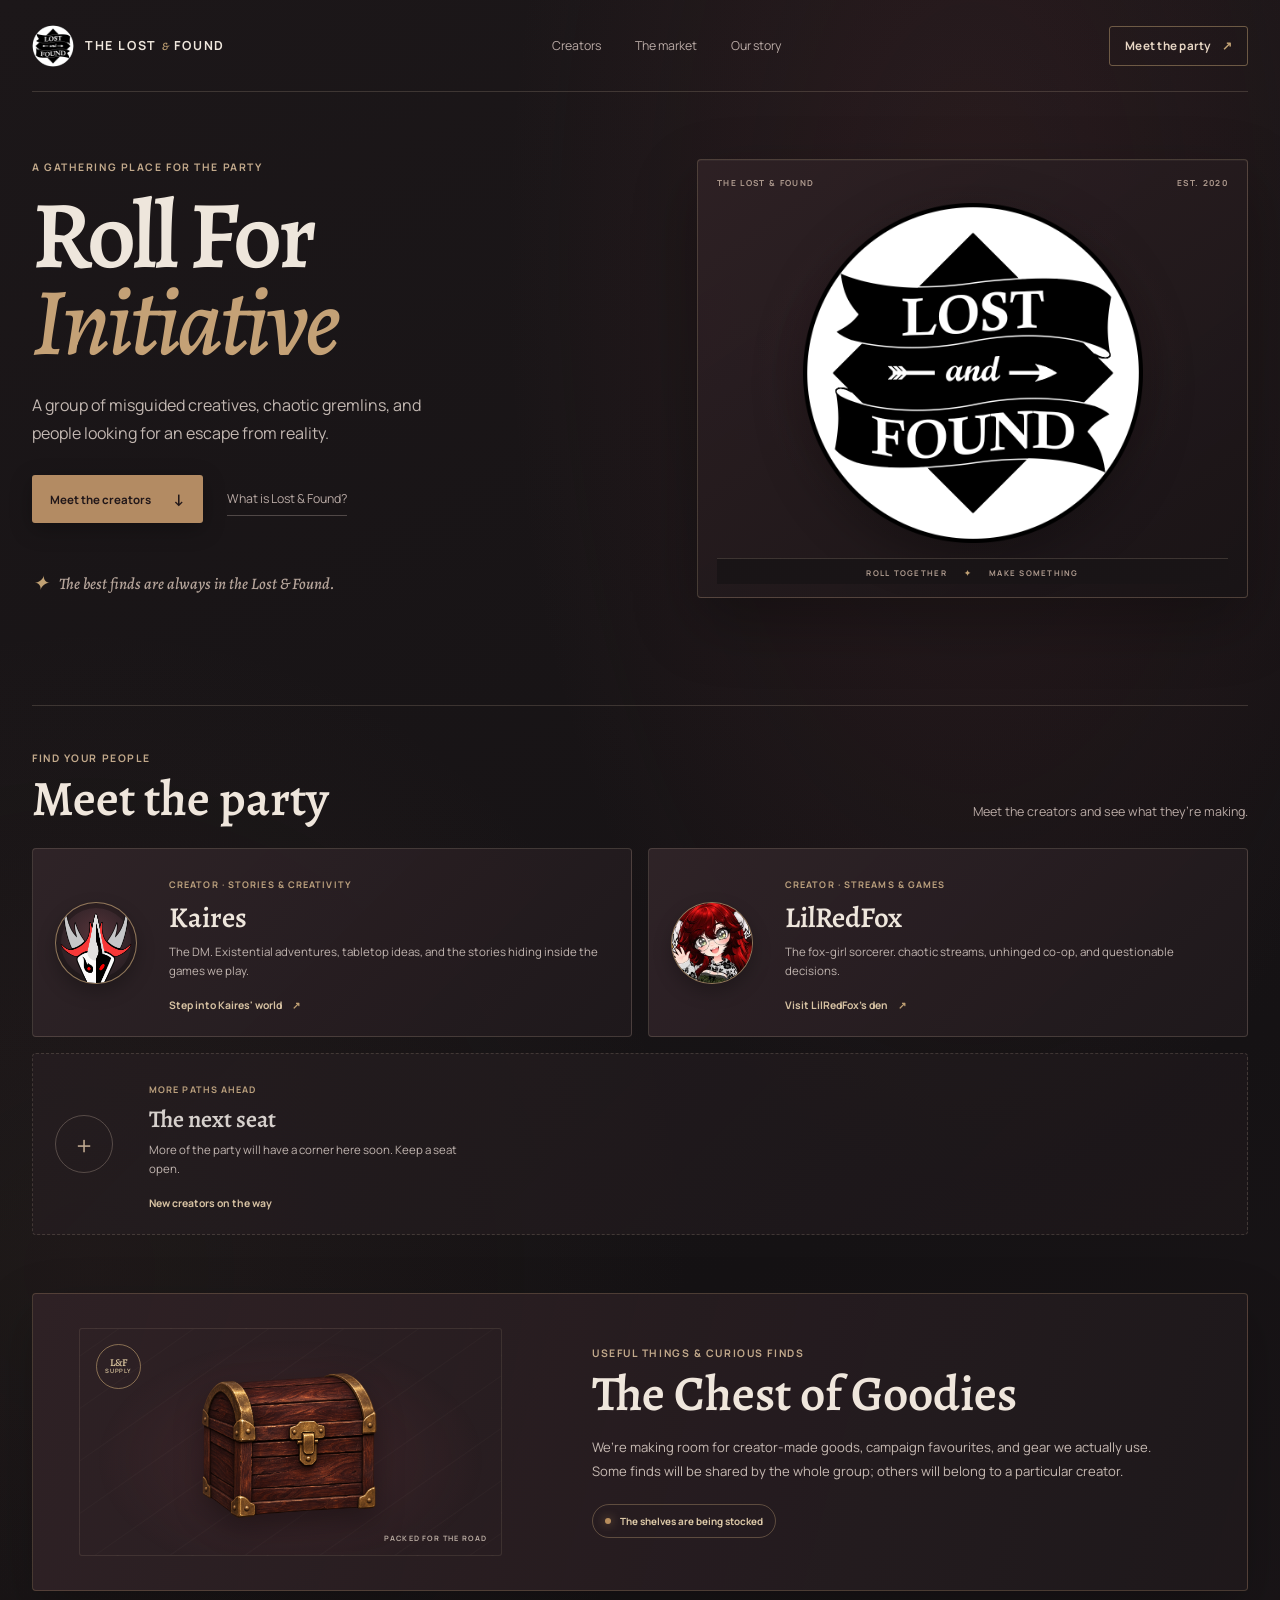
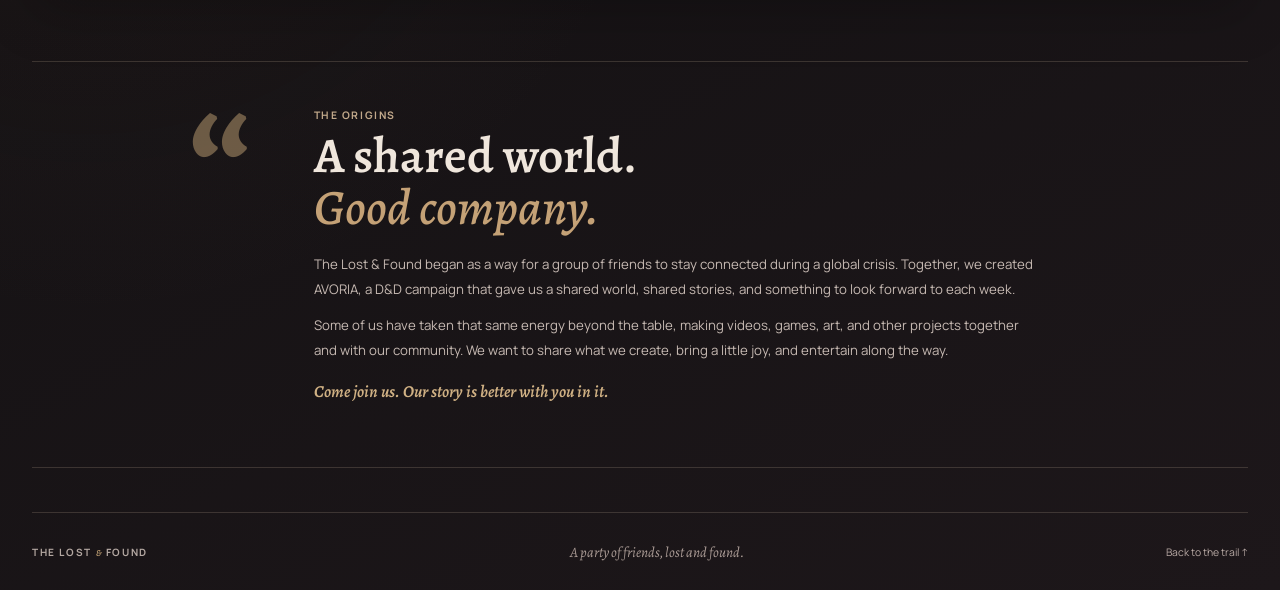
<file: Lost-n-Found-landingpage/index.html>
<!doctype html>
<html lang="en">
<head>
  <meta charset="utf-8">
  <meta name="viewport" content="width=device-width, initial-scale=1">
  <meta name="theme-color" content="#191416">
  <meta name="description" content="The Lost and Found is a home for friends, creators, shared adventures, and the things we make along the way.">
  <title>The Lost and Found — A home for the party</title>
  <link rel="preconnect" href="https://fonts.googleapis.com">
  <link rel="preconnect" href="https://fonts.gstatic.com" crossorigin>
  <link href="https://fonts.googleapis.com/css2?family=Alegreya:wght@500;600;700&family=Manrope:wght@400;500;600;700&display=swap" rel="stylesheet">
  <link rel="stylesheet" href="styles.css">
</head>
<body>
  <header class="site-header">
    <a class="brand" href="#top" aria-label="The Lost and Found home">
      <img src="assets/lost-and-found-badge.png" alt="">
      <span>THE LOST <i>&amp;</i> FOUND</span>
    </a>
    <nav aria-label="Main navigation">
      <a href="#creators">Creators</a>
      <a href="#market">The market</a>
      <a href="#about">Our story</a>
    </nav>
    <a class="header-cta" href="#creators">Meet the party <span aria-hidden="true">↗</span></a>
  </header>

  <main id="top">
    <section class="hero" aria-labelledby="hero-title">
      <div class="hero-copy">
        <p class="eyebrow">A gathering place for the party</p>
        <h1 id="hero-title">Roll For<br><em>Initiative</em></h1>
        <p class="hero-intro">A group of misguided creatives, chaotic gremlins, and people looking for an escape from reality.</p>
        <div class="hero-actions">
          <a class="button button-primary" href="#creators">Meet the creators <span aria-hidden="true">↓</span></a>
          <a class="text-link" href="#about">What is Lost &amp; Found?</a>
        </div>
        <div class="hero-note"><span class="note-mark">✦</span><span>The best finds are always in the Lost &amp; Found.</span></div>
      </div>
      <div class="emblem-panel" aria-label="The Lost and Found emblem">
        <div class="emblem-topline"><span>THE LOST &amp; FOUND</span><span>EST. 2020</span></div>
        <div class="emblem-setting">
          <img class="guild-logo" src="assets/lost-and-found-badge.png" alt="The Lost and Found badge">
        </div>
        <div class="emblem-caption"><span>ROLL TOGETHER</span><span aria-hidden="true">✦</span><span>MAKE SOMETHING</span></div>
      </div>
    </section>

    <section class="creators section-block" id="creators" aria-labelledby="creators-title">
      <div class="section-heading">
        <div><p class="eyebrow">Find your people</p><h2 id="creators-title">Meet the party</h2></div>
        <p>Meet the creators and see what they’re making.</p>
      </div>
      <div class="creator-grid">
        <a class="creator-card kaires-card" href="/Kaires/">
          <div class="creator-avatar" aria-hidden="true"><img class="kaires-pfp" src="assets/kaires-logo.png" alt=""></div>
          <div class="creator-copy"><span class="card-kicker">Creator · Stories &amp; Creativity</span><h3>Kaires</h3><p>The DM. Existential adventures, tabletop ideas, and the stories hiding inside the games we play.</p><span class="card-link">Step into Kaires' world <b aria-hidden="true">↗</b></span></div>
        </a>
        <a class="creator-card lilredfox-card" href="/LilRedFox/">
          <div class="creator-avatar" aria-hidden="true"><img class="lilredfox-pfp" src="assets/lilredfox-happy.webp" alt=""></div>
          <div class="creator-copy"><span class="card-kicker">Creator · Streams &amp; Games</span><h3>LilRedFox</h3><p>The fox-girl sorcerer. chaotic streams, unhinged co-op, and questionable decisions.</p><span class="card-link">Visit LilRedFox's den <b aria-hidden="true">↗</b></span></div>
        </a>
        <div class="creator-card soon-card" aria-label="More creators joining soon">
          <div class="soon-symbol" aria-hidden="true">＋</div>
          <div class="creator-copy"><span class="card-kicker">More paths ahead</span><h3>The next seat</h3><p>More of the party will have a corner here soon. Keep a seat open.</p><span class="card-link">New creators on the way</span></div>
        </div>
      </div>
    </section>

    <section class="market section-block" id="market" aria-labelledby="market-title">
      <div class="market-art" aria-hidden="true">
        <div class="market-stamp">L&amp;F<br><small>SUPPLY</small></div>
        <img class="market-chest" src="assets/fantasy-chest.png" alt="">
        <span class="market-art-caption">PACKED FOR THE ROAD</span>
      </div>
      <div class="market-copy"><p class="eyebrow">Useful things &amp; curious finds</p><h2 id="market-title">The Chest of Goodies</h2><p>We’re making room for creator-made goods, campaign favourites, and gear we actually use. Some finds will be shared by the whole group; others will belong to a particular creator.</p><span class="coming-pill"><span></span> The shelves are being stocked</span></div>
    </section>

    <section class="about section-block" id="about" aria-labelledby="about-title">
      <div class="about-mark" aria-hidden="true">“</div>
      <div class="about-copy"><p class="eyebrow">The origins</p><h2 id="about-title">A shared world.<br><em>Good company.</em></h2><p>The Lost &amp; Found began as a way for a group of friends to stay connected during a global crisis. Together, we created AVORIA, a D&amp;D campaign that gave us a shared world, shared stories, and something to look forward to each week.</p><p>Some of us have taken that same energy beyond the table, making videos, games, art, and other projects together and with our community. We want to share what we create, bring a little joy, and entertain along the way.</p><p class="about-signoff">Come join us. Our story is better with you in it.</p></div>
    </section>
  </main>

  <footer class="site-footer"><a class="footer-brand" href="#top">THE LOST <i>&amp;</i> FOUND</a><span>A party of friends, lost and found.</span><a href="#top" class="back-top">Back to the trail ↑</a></footer>
</body>
</html>
</file>
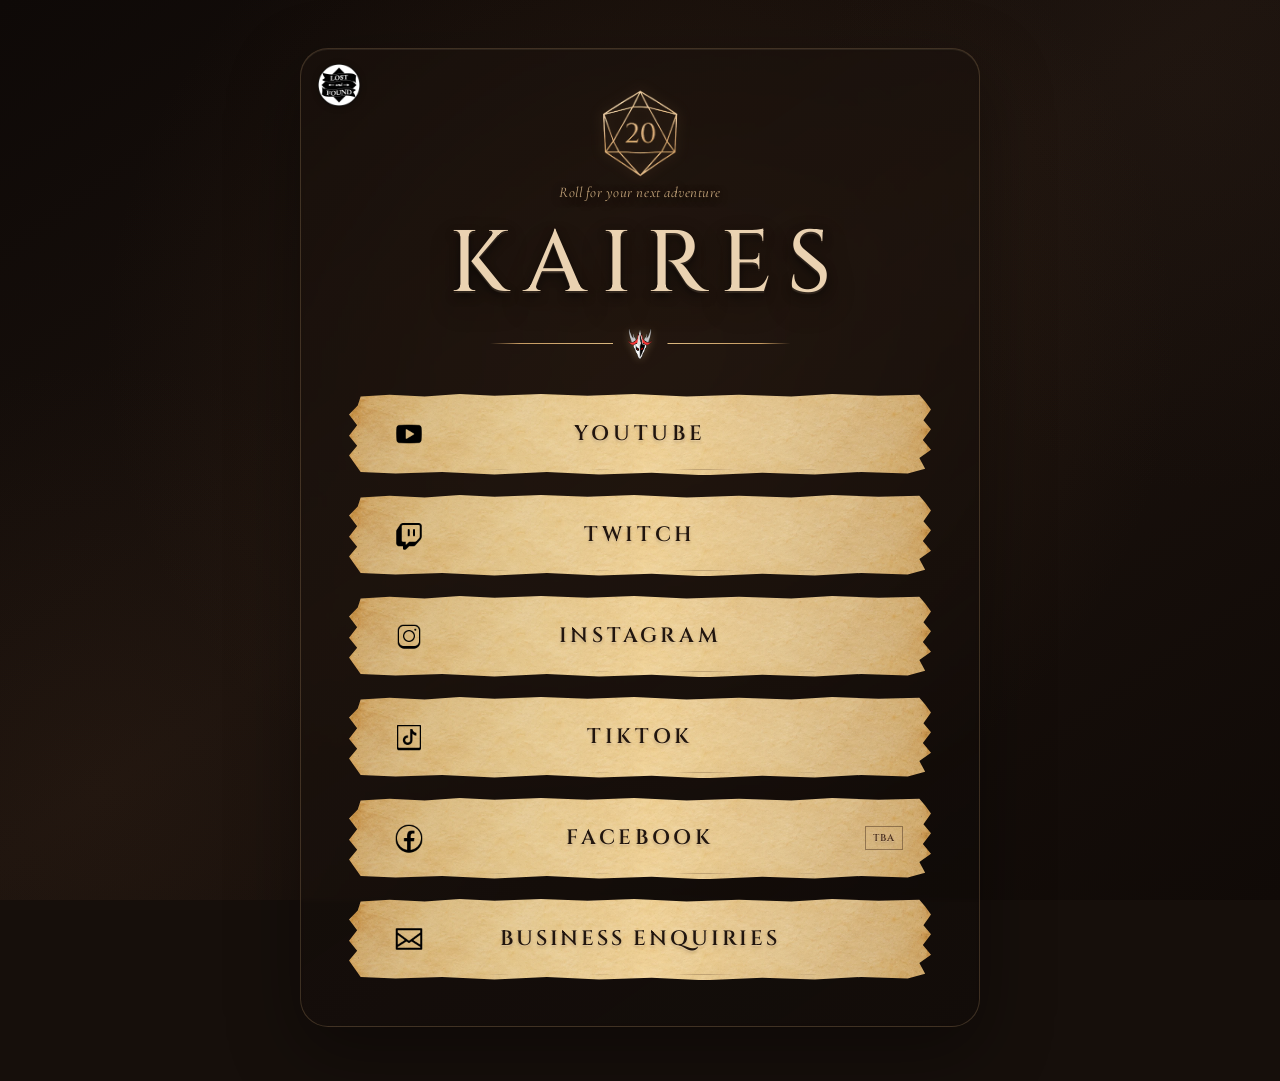
<file: Lost-n-Found-landingpage/Kaires/index.html>
<!doctype html>
<html lang="en">
<head>
  <meta charset="utf-8">
  <meta name="viewport" content="width=device-width, initial-scale=1">
  <meta name="theme-color" content="#17110d">
  <meta name="description" content="Find Kaires around the web: stories, short videos, art, and live streams.">
  <title>Kaires — Links from the Study</title>
  <link rel="preconnect" href="https://fonts.googleapis.com">
  <link rel="preconnect" href="https://fonts.gstatic.com" crossorigin>
  <link href="https://fonts.googleapis.com/css2?family=Cinzel:wght@500;600;700&family=Cormorant+Garamond:wght@400;500;600;700&display=swap" rel="stylesheet">
  <link rel="icon" href="/favicon.ico" sizes="any">
  <link rel="icon" type="image/png" sizes="16x16" href="/favicon-16x16.png">
  <link rel="icon" type="image/png" sizes="32x32" href="/favicon-32x32.png">
  <link rel="apple-touch-icon" href="/apple-touch-icon.png">
  <link rel="manifest" href="/site.webmanifest">
  <link rel="stylesheet" href="styles.css?v=20261108-icons2">
</head>
<body>
  <div class="mannequin-watches" aria-hidden="true">
    <div class="mannequin-watch mannequin-watch-left">
      <img src="assets/pose-thinking-1.png" alt="">
      <img src="assets/pose-reading-1.png" alt="">
      <img src="assets/pose-idea.png" alt="">
      <img src="assets/pose-phone.png" alt="">
      <img src="assets/pose-blank.png" alt="">
    </div>
    <div class="mannequin-watch mannequin-watch-right">
      <img src="assets/pose-thinking-2.png" alt="">
      <img src="assets/pose-reading-2.png" alt="">
      <img src="assets/pose-heroic.png" alt="">
      <img src="assets/pose-reading-3.png" alt="">
      <img src="assets/pose-gune.png" alt="">
    </div>
  </div>
  <main class="page">
    <section class="links" aria-labelledby="site-title">
      <a class="home-mark" href="../" aria-label="Return to The Lost and Found home"><img src="assets/LF-Badge.png" alt="The Lost and Found"></a>
      <button class="die" id="rollDie" type="button" aria-label="Roll a twenty-sided die">
        <span class="die-face" id="dieFace" aria-hidden="true"></span>
        <span class="sr-only" id="dieResult" aria-live="polite">20</span>
      </button>
      <p class="roll-message" id="rollMessage" aria-live="polite">Roll for your next adventure</p>

      <h1 id="site-title">KAIRES</h1>
      <div class="brand-mark" aria-label="Kaires mask emblem"><span></span><img src="assets/kaires-logo.png" alt="Kaires's masked emblem"><span></span></div>

      <nav class="social-links" aria-label="Kaires social links">
        <a class="social-link" href="https://www.youtube.com/@Kaires_">
          <span class="social-icon youtube-icon" aria-hidden="true"><img src="assets/social-youtube.png" alt=""></span><span>YouTube</span><span class="link-arrow" aria-hidden="true">↗</span>
        </a>
        <a class="social-link" href="https://www.twitch.tv/Kaires__">
          <span class="social-icon twitch-icon" aria-hidden="true"><img src="assets/social-twitch.png" alt=""></span><span>Twitch</span><span class="link-arrow" aria-hidden="true">↗</span>
        </a>
        <a class="social-link" href="https://www.instagram.com/kaires.shadow">
          <span class="social-icon instagram-icon" aria-hidden="true"><img src="assets/social-instagram.png" alt=""></span><span>Instagram</span><span class="link-arrow" aria-hidden="true">↗</span>
        </a>
        <a class="social-link" href="https://www.tiktok.com/@kaires_shadow">
          <span class="social-icon tiktok-icon" aria-hidden="true"><img src="assets/social-tiktok.png" alt=""></span><span>TikTok</span><span class="link-arrow" aria-hidden="true">↗</span>
        </a>
        <button class="social-link facebook-link" type="button" disabled aria-label="Facebook coming soon">
          <span class="social-icon facebook-icon" aria-hidden="true"><img src="assets/social-facebook.png" alt=""></span><span>Facebook</span><span class="coming-soon">TBA</span>
        </button>
        <a class="social-link email-link" href="mailto:Kaires@lost-n-found.net?subject=Business%20enquiry" aria-label="Business enquiries by email to Kaires at Kaires@lost-n-found.net">
          <span class="social-icon email-icon" aria-hidden="true"><img src="assets/icons8-email-96.png" alt=""></span><span>Business enquiries</span><span class="link-arrow" aria-hidden="true">↗</span>
        </a>
      </nav>
    </section>
  </main>

  <output class="sr-only" id="pageStatus" aria-live="polite"></output>
  <script src="script.js" defer></script>
</body>
</html>
</file>
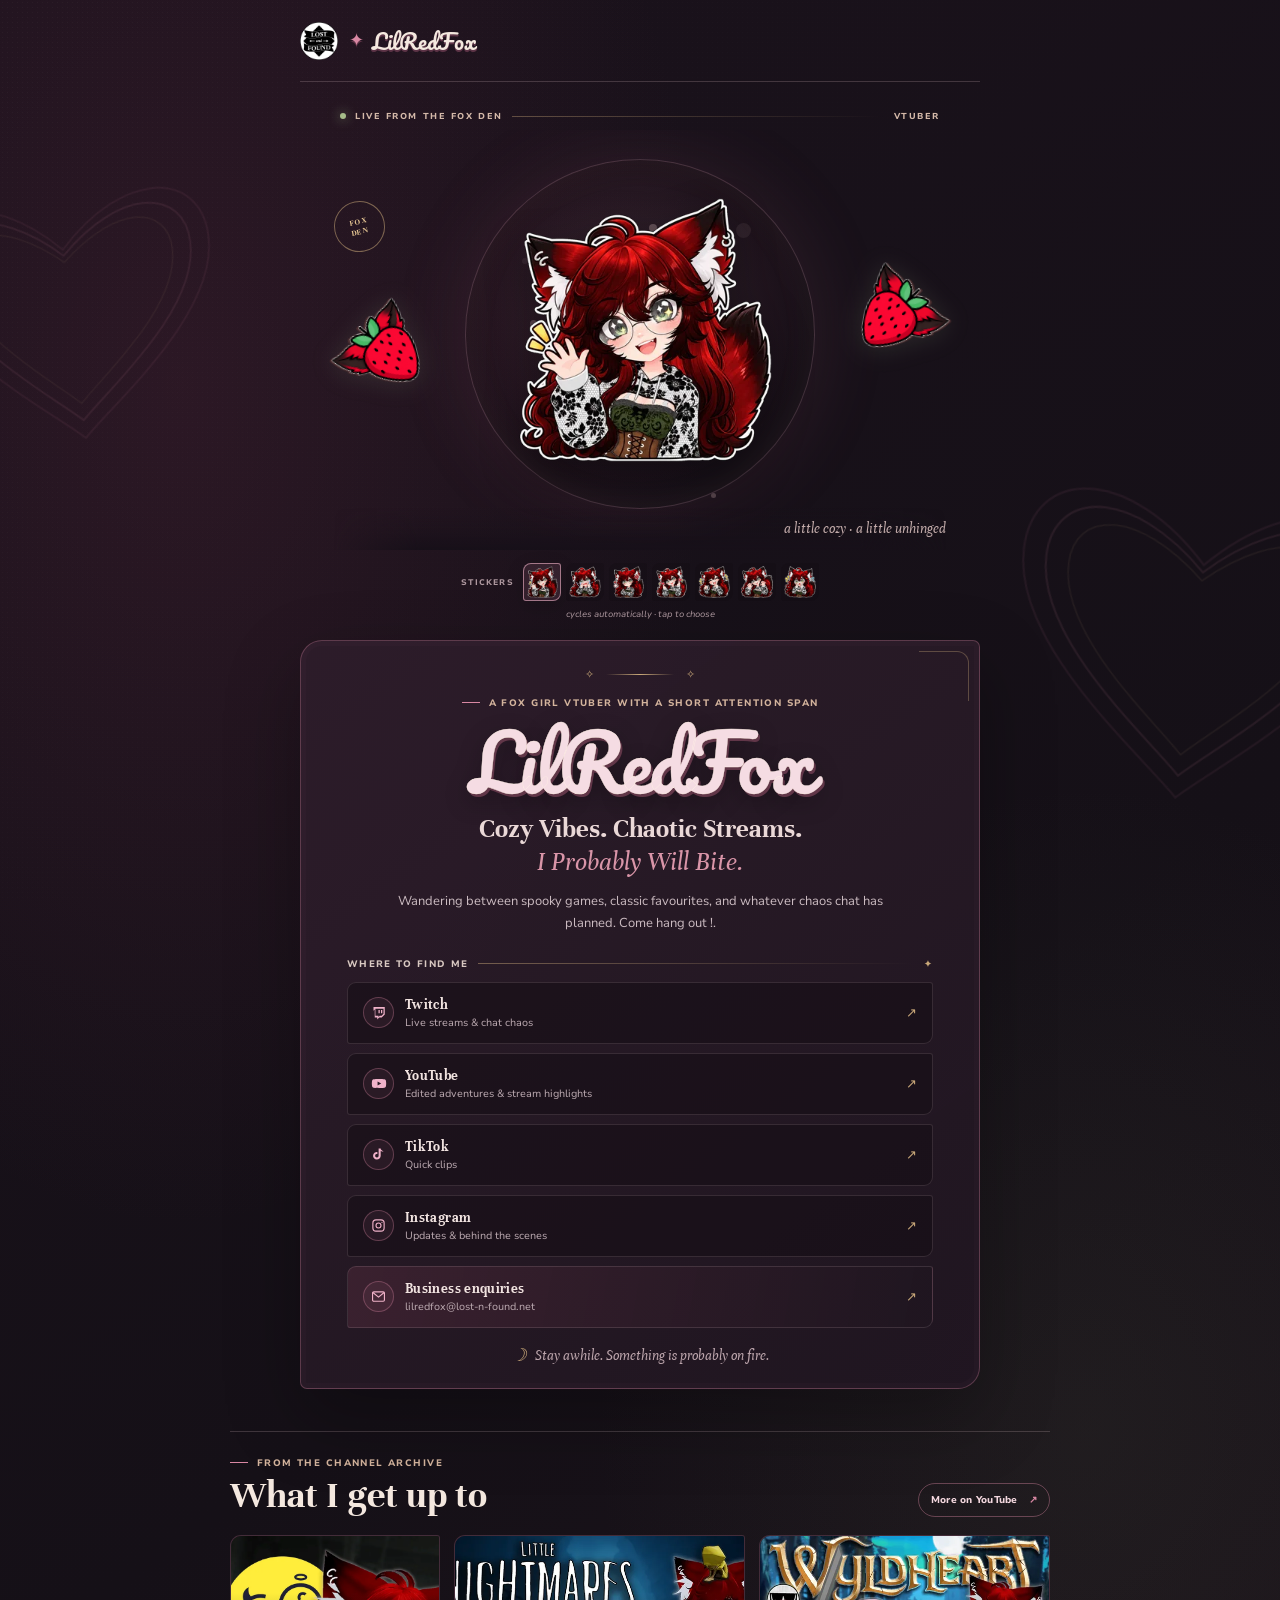
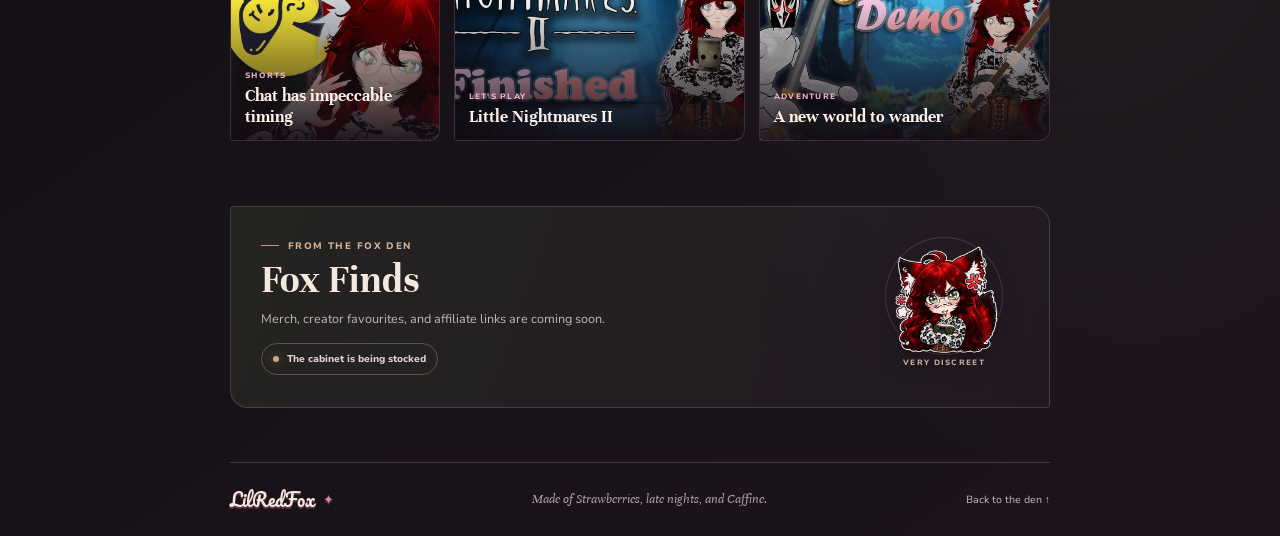
<file: Lost-n-Found-landingpage/LilRedFox/index.html>
<!doctype html>
<html lang="en">
<head>
  <meta charset="utf-8">
  <meta name="viewport" content="width=device-width, initial-scale=1">
  <meta name="theme-color" content="#191118">
  <meta name="description" content="Find LilRedFox around the web: live streams, videos, short clips, and business enquiries.">
  <title>LilRedFox — The Fox Den</title>
  <link rel="preconnect" href="https://fonts.googleapis.com">
  <link rel="preconnect" href="https://fonts.gstatic.com" crossorigin>
  <link href="https://fonts.googleapis.com/css2?family=Nunito+Sans:wght@400;500;600;700;800&family=Pacifico&family=Unna:ital,wght@0,400;0,700;1,400;1,700&display=swap" rel="stylesheet">
  <link rel="stylesheet" href="styles.css">
</head>
<body>
  <div class="ambient ambient-one" aria-hidden="true"></div>
  <div class="ambient ambient-two" aria-hidden="true"></div>
  <header class="site-header">
    <div class="header-brand">
      <a class="hub-link" href="https://lost-n-found.net/" aria-label="Return to the Lost &amp; Found home page"><img src="assets/lost-and-found-badge.png" alt="Lost &amp; Found logo"></a>
      <a class="wordmark" href="#top" aria-label="LilRedFox home"><span class="fox-spark" aria-hidden="true">✦</span><span>LilRedFox</span></a>
    </div>
    <nav aria-label="Main navigation">
      <a href="#socials">Find me</a>
      <a href="#highlights">Highlights</a>
      <a href="#finds">Fox finds</a>
    </nav>
    <a class="header-cta" href="#socials">Follow the trail <span aria-hidden="true">↗</span></a>
  </header>

  <main id="top">
    <section class="hero" aria-labelledby="hero-title">
      <div class="portrait-column">
        <div class="portrait-label"><span class="label-dot"></span> LIVE FROM THE FOX DEN <span class="label-rule"></span> VTUBER</div>
        <div class="portrait-stage">
          <div class="moon-disc" aria-hidden="true"></div>
          <div class="fern fern-left" aria-hidden="true"><img src="assets/fox-berry.png" alt=""></div>
          <div class="fern fern-right" aria-hidden="true"><img src="assets/fox-berry.png" alt=""></div>
          <img id="hero-sticker" class="hero-sticker" src="assets/stickers/happy.webp" alt="LilRedFox sticker: happy">
          <span class="stage-stamp" aria-hidden="true">FOX<br>DEN</span>
          <span class="stage-note">a little cozy · a little unhinged</span>
        </div>
        <div class="sticker-picker" role="group" aria-label="Choose a LilRedFox sticker">
          <span class="picker-label">STICKERS</span>
          <button type="button" class="sticker-choice is-active" data-sticker="0" aria-label="Show happy sticker" aria-pressed="true"><img src="assets/stickers/happy.webp" alt=""></button>
          <button type="button" class="sticker-choice" data-sticker="1" aria-label="Show crying sticker" aria-pressed="false"><img src="assets/stickers/crying.webp" alt=""></button>
          <button type="button" class="sticker-choice" data-sticker="2" aria-label="Show angry sticker" aria-pressed="false"><img src="assets/stickers/angry.webp" alt=""></button>
          <button type="button" class="sticker-choice" data-sticker="3" aria-label="Show hearts sticker" aria-pressed="false"><img src="assets/stickers/hearts.webp" alt=""></button>
          <button type="button" class="sticker-choice" data-sticker="4" aria-label="Show laughing sticker" aria-pressed="false"><img src="assets/stickers/laugh.webp" alt=""></button>
          <button type="button" class="sticker-choice" data-sticker="5" aria-label="Show rawr sticker" aria-pressed="false"><img src="assets/stickers/rawr.webp" alt=""></button>
          <button type="button" class="sticker-choice" data-sticker="6" aria-label="Show shocked sticker" aria-pressed="false"><img src="assets/stickers/shocked.webp" alt=""></button>
          <span class="picker-hint">cycles automatically · tap to choose</span>
        </div>
      </div>

      <section class="profile-panel" aria-labelledby="hero-title">
        <div class="panel-ornament" aria-hidden="true"><span>✧</span><i></i><span>✧</span></div>
        <p class="eyebrow"><span></span> A Fox Girl Vtuber with a short attention span</p>
        <h1 id="hero-title">LilRedFox</h1>
        <p class="profile-tagline">Cozy Vibes. Chaotic Streams.<br><em>I Probably Will Bite.</em></p>
        <p class="profile-copy">Wandering between spooky games, classic favourites, and whatever chaos chat has planned. Come hang out !.</p>
        <div class="social-heading" id="socials"><span>Where To Find Me</span><i></i><span>✦</span></div>
        <div class="social-list">
          <a class="social-card twitch" href="https://www.twitch.tv/lilredfox_" target="_blank" rel="noopener noreferrer">
            <span class="social-icon" aria-hidden="true"><svg viewBox="0 0 24 24"><path d="M4 3h18v12l-5 5h-4l-3 3v-3H6V7l-2 2zM7 6v11h5v2l2-2h3l3-3V6z"/><path d="M12 8h2v5h-2zm4 0h2v5h-2z"/></svg></span>
            <span class="social-copy"><strong>Twitch</strong><small>Live streams &amp; chat chaos</small></span><span class="social-arrow" aria-hidden="true">↗</span>
          </a>
          <a class="social-card youtube" href="https://www.youtube.com/@LilRedFoxx" target="_blank" rel="noopener noreferrer">
            <span class="social-icon" aria-hidden="true"><svg viewBox="0 0 24 24"><path d="M23 7.2a3 3 0 0 0-2.1-2.1C19 4.6 12 4.6 12 4.6s-7 0-8.9.5A3 3 0 0 0 1 7.2 31 31 0 0 0 .5 12a31 31 0 0 0 .5 4.8 3 3 0 0 0 2.1 2.1c1.9.5 8.9.5 8.9.5s7 0 8.9-.5a3 3 0 0 0 2.1-2.1A31 31 0 0 0 23.5 12a31 31 0 0 0-.5-4.8ZM9.7 15.2V8.8l5.8 3.2z"/></svg></span>
            <span class="social-copy"><strong>YouTube</strong><small>Edited adventures &amp; stream highlights</small></span><span class="social-arrow" aria-hidden="true">↗</span>
          </a>
          <a class="social-card tiktok" href="https://www.tiktok.com/@lilredfox26" target="_blank" rel="noopener noreferrer">
            <span class="social-icon" aria-hidden="true"><svg viewBox="0 0 24 24"><path d="M19.6 7.2a6.6 6.6 0 0 1-4.1-1.4v8.1a6.1 6.1 0 1 1-5.3-6v3.3a2.8 2.8 0 1 0 2 2.7V2.5h3.3c.2 2 1.8 3.6 4.1 3.8z"/></svg></span>
            <span class="social-copy"><strong>TikTok</strong><small>Quick clips</small></span><span class="social-arrow" aria-hidden="true">↗</span>
          </a>
          <a class="social-card instagram" href="https://www.instagram.com/lilredfox_vt/" target="_blank" rel="noopener noreferrer">
            <span class="social-icon" aria-hidden="true"><svg viewBox="0 0 24 24"><rect x="3" y="3" width="18" height="18" rx="5"/><circle cx="12" cy="12" r="4"/><circle class="icon-fill" cx="17.5" cy="6.8" r="1"/></svg></span>
            <span class="social-copy"><strong>Instagram</strong><small>Updates &amp; behind the scenes</small></span><span class="social-arrow" aria-hidden="true">↗</span>
          </a>
          <a class="social-card email" href="mailto:lilredfox@lost-n-found.net?subject=Business%20enquiry">
            <span class="social-icon" aria-hidden="true"><svg viewBox="0 0 24 24"><rect x="2.5" y="4.5" width="19" height="15" rx="2"/><path d="m3.5 6 8.5 7 8.5-7"/></svg></span>
            <span class="social-copy"><strong>Business enquiries</strong><small>lilredfox@lost-n-found.net</small></span><span class="social-arrow" aria-hidden="true">↗</span>
          </a>
        </div>
        <p class="panel-footnote"><span>☽</span> Stay awhile. Something is probably on fire.</p>
      </section>
    </section>

    <section class="highlight-shelf" id="highlights" aria-labelledby="highlights-title">
      <div class="section-heading"><div><p class="eyebrow"><span></span> From the channel archive</p><h2 id="highlights-title">What I get up to</h2></div><a href="https://www.youtube.com/@LilRedFoxx" target="_blank" rel="noopener noreferrer" class="shelf-link">More on YouTube <span aria-hidden="true">↗</span></a></div>
      <!-- FEATURED VIDEO CARDS — edit each card below to update a preview:
           1. Change href to the direct URL of that video (YouTube, etc.).
           2. Change img src to the thumbnail file in assets/highlights/.
           3. Update the image alt text and the caption text.
           Until you add a direct video URL, each card opens LilRedFox's YouTube channel. -->
      <div class="highlight-grid">
        <a class="highlight-card highlight-portrait" href="https://www.youtube.com/@LilRedFoxx" target="_blank" rel="noopener noreferrer" aria-label="Open Chat has impeccable timing on YouTube"><img src="assets/highlights/chat-timing.webp" alt="Vertical short featuring LilRedFox and a chat timing moment"><figcaption><span>SHORTS</span><strong>Chat has impeccable timing</strong></figcaption></a>
        <a class="highlight-card" href="https://www.youtube.com/@LilRedFoxx" target="_blank" rel="noopener noreferrer" aria-label="Open Little Nightmares II on YouTube"><img src="assets/highlights/little-nightmares.webp" alt="LilRedFox playing Little Nightmares II"><figcaption><span>LET'S PLAY</span><strong>Little Nightmares II</strong></figcaption></a>
        <a class="highlight-card" href="https://www.youtube.com/@LilRedFoxx" target="_blank" rel="noopener noreferrer" aria-label="Open A new world to wander on YouTube"><img src="assets/highlights/wyldheart.webp" alt="LilRedFox's Wyldheart demo thumbnail"><figcaption><span>ADVENTURE</span><strong>A new world to wander</strong></figcaption></a>
      </div>
      <!-- END FEATURED VIDEO CARDS -->
    </section>

    <section class="finds-section" id="finds" aria-labelledby="finds-title">
      <div class="finds-copy"><p class="eyebrow"><span></span> From the fox den</p><h2 id="finds-title">Fox Finds</h2><p>Merch, creator favourites, and affiliate links are coming soon.</p><span class="coming-pill"><i></i> The cabinet is being stocked</span></div>
      <div class="finds-sticker" aria-label="LilRedFox wearing a mustache disguise"><img src="assets/stickers/mustache.webp" alt="LilRedFox's mustache disguise sticker"><span>VERY DISCREET</span></div>
    </section>
  </main>

  <footer class="site-footer"><a href="#top" class="footer-brand">LilRedFox <span>✦</span></a><span>Made of Strawberries, late nights, and Caffine.</span><a href="#top" class="back-top">Back to the den ↑</a></footer>
  <script src="script.js" defer></script>
</body>
</html>
</file>
<file: Lost-n-Found-landingpage/styles.css>
:root{color-scheme:dark;--ink:#171315;--ink-soft:#211a1d;--panel:#241c20;--panel-hi:#302328;--cream:#eee6dc;--muted:#b9aaa5;--brass:#c1a174;--wine:#713940;--line:rgba(220,199,174,.18);--serif:"Alegreya",Georgia,serif;--sans:"Manrope",Arial,sans-serif}
*{box-sizing:border-box}html{scroll-behavior:smooth;scroll-padding-top:90px;background:var(--ink)}body{margin:0;min-height:100vh;color:var(--cream);font-family:var(--sans);background:radial-gradient(ellipse at 76% 12%,rgba(111,52,59,.19),transparent 34%),radial-gradient(ellipse at 7% 58%,rgba(116,84,67,.09),transparent 36%),linear-gradient(155deg,#1c1719 0%,#151214 58%,#1d171a 100%)}a{color:inherit}.site-header{position:relative;z-index:2;width:min(1240px,calc(100% - 64px));height:92px;margin:auto;display:flex;align-items:center;justify-content:space-between;border-bottom:1px solid var(--line)}.brand{display:inline-flex;align-items:center;gap:11px;text-decoration:none;font:700 .78rem var(--sans);letter-spacing:.13em}.brand img{width:42px;height:42px;border-radius:50%;object-fit:cover}.brand i,.footer-brand i{color:var(--brass);font:italic 600 .9em var(--serif)}nav{display:flex;gap:34px}nav a,.text-link,.back-top{color:var(--muted);font-size:.77rem;text-decoration:none;transition:color .2s}nav a:hover,.text-link:hover,.back-top:hover{color:var(--cream)}.header-cta{padding:11px 15px;border:1px solid rgba(193,161,116,.48);border-radius:3px;color:#e7d6c4;text-decoration:none;font-size:.73rem;font-weight:700;letter-spacing:.02em;transition:background .2s,border-color .2s}.header-cta span{padding-left:8px;color:var(--brass)}.header-cta:hover{background:rgba(193,161,116,.12);border-color:var(--brass)}main{width:min(1240px,calc(100% - 64px));margin:auto}.hero{min-height:585px;display:grid;grid-template-columns:1fr .95fr;align-items:center;gap:7%;padding:62px 0 74px}.hero-copy{max-width:555px}.eyebrow{display:flex;align-items:center;gap:10px;margin:0 0 17px;color:#c2a98b;font-size:.65rem;font-weight:700;letter-spacing:.15em;text-transform:uppercase}.eyebrow>span{width:24px;height:1px;background:var(--brass)}h1,h2,h3,p{margin-top:0}.hero h1{margin:0;color:var(--cream);font:600 clamp(3.8rem,7.5vw,6.7rem)/.91 var(--serif);letter-spacing:-.035em}.hero h1 em,.about h2 em{color:#c4a176;font-weight:500}.hero-intro{max-width:430px;margin:25px 0 27px;color:#c3b8b2;font-size:1rem;line-height:1.8}.hero-actions{display:flex;align-items:center;gap:24px}.button{display:inline-flex;align-items:center;gap:22px;padding:13px 18px;border-radius:3px;text-decoration:none;font-size:.72rem;font-weight:700}.button-primary{background:#b38b63;color:#211719;box-shadow:0 6px 22px rgba(0,0,0,.28);transition:transform .2s,background .2s}.button-primary:hover{transform:translateY(-2px);background:#d0ad82}.button-primary span{font-size:1rem}.text-link{border-bottom:1px solid rgba(185,170,165,.34);padding:8px 0}.hero-note{display:flex;align-items:center;gap:10px;margin-top:47px;color:#b6a59b;font:italic 500 1rem var(--serif)}.note-mark{color:var(--brass);font-size:1.25rem}.window-panel{position:relative;overflow:hidden;min-height:430px;padding:17px 19px 13px;border:1px solid rgba(208,180,145,.25);border-radius:4px;background:linear-gradient(145deg,rgba(48,34,38,.86),rgba(25,20,22,.94));box-shadow:0 24px 64px rgba(0,0,0,.28),inset 0 1px rgba(255,238,218,.04)}.window-panel:before,.window-panel:after{content:"";position:absolute;inset:10px;border:1px solid rgba(193,161,116,.12);pointer-events:none}.window-panel:after{inset:17px;border-color:rgba(193,161,116,.07)}.window-topline,.window-caption{position:relative;z-index:1;display:flex;justify-content:space-between;color:#ae9a8e;font-size:.52rem;font-weight:700;letter-spacing:.16em}.gothic-window{position:relative;display:block;width:100%;height:350px;margin:5px auto 0}.window-glow{fill:url(#glow)}.arch-outer,.arch-inner{fill:#21191d;stroke:#ae8b68;stroke-width:2}.arch-inner{fill:url(#glass);stroke:#886b59;stroke-width:1.2}.glass-pane{fill:rgba(89,43,51,.18);stroke:rgba(207,178,142,.28);stroke-width:1}.lead-line{fill:none;stroke:#ae9272;stroke-width:1.35;opacity:.62}.sigil-halo{fill:url(#glow)}.sigil-ring{fill:rgba(26,19,22,.56);stroke:#c0a071;stroke-width:1.5}.sigil-die{fill:rgba(87,42,48,.38);stroke:#e1c69c;stroke-width:2;stroke-linejoin:round}.sigil-facets{fill:none;stroke:#c8a875;stroke-width:1.1;stroke-linejoin:round}.sigil-star{fill:#d4b17c;opacity:.92}.window-rivet{fill:#d3b17e}.window-flourish{fill:none;stroke:#b0926e;stroke-width:1.4;opacity:.74}.window-caption{justify-content:center;gap:17px;padding-top:8px;border-top:1px solid var(--line);font-size:.49rem}.window-caption span:nth-child(2){color:var(--brass)}.section-block{margin-top:28px}.creators{padding:45px 0 58px;border-top:1px solid var(--line)}.section-heading{display:flex;align-items:end;justify-content:space-between;margin-bottom:23px}.section-heading .eyebrow,.market-copy .eyebrow,.about-copy .eyebrow{margin-bottom:8px}.section-heading h2,.market h2,.about h2{margin:0;color:#efe6dc;font:600 clamp(2rem,4vw,3.1rem)/1.05 var(--serif)}.section-heading>p{max-width:360px;margin:0 0 3px;color:var(--muted);font-size:.78rem;line-height:1.7}.creator-grid{display:grid;grid-template-columns:repeat(2,minmax(0,1fr));gap:16px}.creator-card{min-height:180px;display:grid;grid-template-columns:92px 1fr;gap:22px;align-items:center;padding:22px;border:1px solid var(--line);border-radius:4px;background:linear-gradient(135deg,rgba(48,36,40,.95),rgba(31,25,28,.97));text-decoration:none}.kaires-card,.lilredfox-card{transition:transform .22s,border-color .22s,box-shadow .22s}.kaires-card:hover,.kaires-card:focus-visible,.lilredfox-card:hover,.lilredfox-card:focus-visible{transform:translateY(-3px);border-color:rgba(193,161,116,.68);box-shadow:0 14px 30px rgba(0,0,0,.28);outline:none}.creator-avatar{position:relative;display:grid;place-items:center;width:82px;height:82px;border:1px solid rgba(193,161,116,.68);border-radius:50%;background:radial-gradient(circle at 50% 40%,#56343a,#2a2024 68%,#1d171a);font:600 2.4rem var(--serif);color:#e5cfad;box-shadow:inset 0 0 0 5px rgba(14,10,12,.3),0 8px 18px rgba(0,0,0,.25)}.creator-avatar:before,.creator-avatar:after{content:"";position:absolute;width:31px;height:1px;background:#c49a67;opacity:.75}.creator-avatar:before{top:21px;transform:rotate(-42deg)}.creator-avatar:after{bottom:21px;transform:rotate(-42deg)}.creator-avatar i{position:absolute;right:4px;bottom:4px;color:#d4ae77;font:normal 1rem var(--serif)}.card-kicker{color:#bca17e;font-size:.57rem;font-weight:700;letter-spacing:.12em;text-transform:uppercase}.creator-copy h3{margin:5px 0 5px;font:600 1.8rem var(--serif)}.creator-copy p{max-width:450px;margin:0 0 12px;color:#c0b4af;font-size:.72rem;line-height:1.65}.card-link{color:#d7c2a3;font-size:.65rem;font-weight:700}.card-link b{margin-left:8px;color:var(--brass)}.soon-card{grid-column:1/-1;grid-template-columns:72px 1fr;background:linear-gradient(135deg,rgba(38,30,33,.76),rgba(30,24,27,.72));border-style:dashed}.soon-symbol{width:58px;height:58px;display:grid;place-items:center;border:1px solid rgba(184,163,148,.35);border-radius:50%;color:#c1aa91;font-size:1.5rem}.soon-card .creator-copy h3{font-size:1.5rem;color:#d6d0cc}.soon-card .creator-copy p{max-width:330px}.market{display:grid;grid-template-columns:.82fr 1.18fr;align-items:center;gap:8%;padding:34px 46px;margin:0 0 70px;border:1px solid rgba(193,161,116,.25);border-radius:4px;background:linear-gradient(105deg,rgba(48,34,38,.94),rgba(31,25,28,.88));box-shadow:0 20px 55px rgba(0,0,0,.22)}.market-art{position:relative;min-height:228px;display:grid;place-items:center;overflow:hidden;border:1px solid rgba(204,182,154,.13);border-radius:3px;background:radial-gradient(ellipse at 50% 58%,rgba(145,62,72,.2),transparent 65%),repeating-linear-gradient(145deg,transparent 0 21px,rgba(195,176,155,.035) 22px,transparent 23px 43px)}.market-art svg{width:min(250px,90%);fill:none;stroke:#c0a071;stroke-width:2.2;stroke-linecap:round;stroke-linejoin:round;opacity:.83}.market-stamp{position:absolute;top:15px;left:16px;width:45px;height:45px;display:grid;align-content:center;border:1px solid rgba(202,168,116,.58);border-radius:50%;color:#d9c49e;text-align:center;font:600 .65rem/.9 var(--serif)}.market-stamp small{font:600 .37rem var(--sans);letter-spacing:.12em}.market-art-caption{position:absolute;right:14px;bottom:12px;color:#b8aaa0;font-size:.46rem;font-weight:700;letter-spacing:.16em}.market-copy p:not(.eyebrow){max-width:560px;margin:16px 0 20px;color:#c6b9b2;font-size:.82rem;line-height:1.8}.coming-pill{display:inline-flex;align-items:center;gap:9px;padding:9px 12px;border:1px solid rgba(193,161,116,.37);border-radius:999px;color:#ddc9a8;font-size:.62rem;font-weight:700}.coming-pill span{width:6px;height:6px;border-radius:50%;background:#b98e5d;box-shadow:0 0 10px rgba(197,154,103,.65)}.about{position:relative;display:grid;grid-template-columns:130px 1fr;gap:30px;padding:46px 10% 52px;margin-bottom:44px;border-top:1px solid var(--line);border-bottom:1px solid var(--line)}.about-mark{color:rgba(193,161,116,.5);font:700 10rem/.7 var(--serif);text-align:center}.about-copy{max-width:730px}.about h2{margin:0 0 18px}.about-copy>p:not(.eyebrow){margin:0 0 12px;color:#c6b9b2;font-size:.83rem;line-height:1.85}.about-copy .about-signoff{padding-top:6px;color:#d0b184!important;font:italic 600 1.05rem var(--serif)!important}.site-footer{width:min(1240px,calc(100% - 64px));min-height:78px;margin:auto;display:flex;align-items:center;justify-content:space-between;border-top:1px solid var(--line)}.footer-brand{color:#b4a8a2;font:700 .63rem var(--sans);letter-spacing:.16em;text-decoration:none}.site-footer>span{color:#a99a94;font:italic .9rem var(--serif)}.back-top{font-size:.65rem}
@media(max-width:850px){.site-header,main,.site-footer{width:min(100% - 40px,680px)}.site-header{height:78px}.site-header nav{gap:18px}.site-header nav a{font-size:.68rem}.header-cta{display:none}.hero{grid-template-columns:1fr;gap:35px;padding:58px 0 55px}.hero-copy{max-width:620px}.hero h1{font-size:clamp(4rem,12vw,6rem)}.hero-note{margin-top:28px}.window-panel{min-height:370px}.gothic-window{height:300px}.creator-grid{grid-template-columns:1fr}.creator-card{min-height:150px}.market{padding:28px;gap:5%}.about{grid-template-columns:82px 1fr;padding:40px 3%;gap:20px}.about-mark{font-size:7rem}}
@media(max-width:560px){.site-header,main,.site-footer{width:calc(100% - 32px)}.site-header{height:70px}.brand{font-size:.65rem;gap:8px}.brand img{width:35px;height:35px}.site-header nav{gap:13px}.site-header nav a{font-size:.59rem}.hero{padding:45px 0 43px;gap:29px}.hero h1{font-size:clamp(3.55rem,15vw,5rem)}.hero-intro{font-size:.89rem;line-height:1.7;margin:20px 0}.hero-actions{gap:15px;flex-wrap:wrap}.button{padding:12px 14px;gap:12px}.text-link{font-size:.68rem}.hero-note{margin-top:24px;font-size:.9rem}.window-panel{min-height:292px;padding:13px 12px 11px}.gothic-window{height:240px}.window-topline,.window-caption{font-size:.43rem}.section-block{margin-top:17px}.creators{padding:33px 0 38px}.section-heading{display:block;margin-bottom:17px}.section-heading>p{margin-top:8px;font-size:.72rem}.section-heading h2,.market h2,.about h2{font-size:2.45rem}.creator-card{grid-template-columns:68px 1fr;gap:15px;padding:17px 14px;min-height:145px}.creator-avatar{width:62px;height:62px;font-size:1.9rem}.creator-avatar:before,.creator-avatar:after{width:24px}.creator-copy h3{font-size:1.55rem}.creator-copy p{font-size:.68rem}.soon-card{grid-template-columns:52px 1fr}.soon-symbol{width:44px;height:44px}.market{grid-template-columns:1fr;gap:18px;padding:18px;margin-bottom:45px}.market-art{min-height:180px}.market-art svg{width:215px}.market-copy p:not(.eyebrow){font-size:.75rem}.about{grid-template-columns:1fr;gap:4px;padding:31px 5% 35px;margin-bottom:26px}.about-mark{height:42px;text-align:left;font-size:6rem}.about-copy>p:not(.eyebrow){font-size:.76rem}.site-footer{min-height:72px;gap:8px}.site-footer>span{display:none}.back-top{font-size:.61rem}}
@media(prefers-reduced-motion:reduce){html{scroll-behavior:auto}*,*:before,*:after{transition-duration:.01ms!important}}

/* The group badge takes the place of the former stained-glass hero artwork. */
.emblem-panel{position:relative;min-height:430px;padding:17px 19px 13px;display:flex;flex-direction:column;justify-content:space-between;overflow:hidden;border:1px solid rgba(208,180,145,.25);border-radius:4px;background:radial-gradient(ellipse at 50% 48%,rgba(111,52,59,.18),transparent 56%),linear-gradient(145deg,rgba(48,34,38,.86),rgba(25,20,22,.94));box-shadow:0 24px 64px rgba(0,0,0,.28),inset 0 1px rgba(255,238,218,.04)}
.emblem-panel:before,.emblem-panel:after{content:"";position:absolute;inset:10px;border:1px solid rgba(193,161,116,.12);pointer-events:none}
.emblem-panel:after{inset:17px;border-color:rgba(193,161,116,.07)}
.emblem-topline,.emblem-caption{position:relative;z-index:1;display:flex;justify-content:space-between;color:#ae9a8e;font-size:.52rem;font-weight:700;letter-spacing:.16em}
.emblem-setting{position:relative;z-index:1;flex:1;min-height:0;display:grid;place-items:center;padding:15px 0}
.guild-logo{display:block;width:min(76%,340px);height:auto;aspect-ratio:1;object-fit:contain;filter:drop-shadow(0 12px 24px rgba(0,0,0,.34))}
.emblem-caption{justify-content:center;gap:17px;padding-top:8px;border-top:1px solid var(--line);font-size:.49rem}
.emblem-caption span:nth-child(2){color:var(--brass)}
@media(max-width:850px){.emblem-panel{min-height:370px}}
@media(max-width:560px){.emblem-panel{min-height:292px;padding:13px 12px 11px}.emblem-topline,.emblem-caption{font-size:.43rem}.guild-logo{width:min(68%,250px)}}
.emblem-panel:before{bottom:35px}
.emblem-panel:after{bottom:35px}
.emblem-caption{position:relative;z-index:2;min-height:26px;padding-top:9px;background:linear-gradient(to bottom,rgba(25,20,22,.96),rgba(25,20,22,.96));}
.creator-avatar{overflow:hidden;padding:8px}
.creator-avatar:before,.creator-avatar:after{display:none}
.creator-avatar img{display:block;width:100%;height:100%;object-fit:contain;object-position:center}.creator-avatar .kaires-pfp{transform:scale(1.1)}.creator-avatar .lilredfox-pfp{transform:scale(1.80)}
.creator-avatar i{display:none}
.market-art .market-chest{position:relative;z-index:1;display:block;width:min(190px,72%);height:auto;image-rendering:auto;filter:drop-shadow(0 12px 14px rgba(0,0,0,.34))}
@media(max-width:560px){.emblem-panel:before,.emblem-panel:after{bottom:33px}.creator-avatar{padding:6px}.market-art .market-chest{width:min(166px,68%)}}
.emblem-panel:before,.emblem-panel:after{display:none}
</file>
<file: Lost-n-Found-landingpage/Kaires/styles.css>
:root{--gold:#d4ab70;--paper:#9b724e;--paper-light:#ba9166;--ink:#21150e;--serif:"Cormorant Garamond",Georgia,serif;--display:"Cinzel",Georgia,serif}
*{box-sizing:border-box}[hidden]{display:none!important}html{min-height:100%;background:#130e0a}body{margin:0;min-height:100vh;min-height:100svh;background:#160f0b;color:#ecd6b2;font-family:var(--serif)}
body:before{content:"";position:fixed;inset:0;z-index:0;background-image:linear-gradient(180deg,rgba(7,5,4,.18),rgba(12,7,5,.13) 57%,rgba(8,5,4,.26)),linear-gradient(180deg,rgba(7,5,4,.18),rgba(12,7,5,.13) 57%,rgba(8,5,4,.26));background-position:center;background-size:cover;background-repeat:no-repeat;pointer-events:none}
.page{position:relative;z-index:1;min-height:100vh;min-height:100svh;display:flex;justify-content:center;align-items:center;padding:42px 20px 50px}.links{width:min(530px,100%);display:flex;flex-direction:column;align-items:center;text-align:center;margin:0 auto;transform:translateY(-2px)}
.die{position:relative;width:88px;height:88px;padding:0;border:0;background:none;color:#efd0a0;cursor:pointer;transition:filter .22s ease,transform .22s ease}.die svg{width:100%;height:100%;overflow:visible;filter:drop-shadow(0 0 6px rgba(226,173,103,.16))}.die-outline,.die-lines{fill:none;stroke:#e6c18a;stroke-width:1.9;stroke-linejoin:round;stroke-linecap:round}.die-lines{stroke-width:1.45}.die-result{position:absolute;top:50%;left:50%;transform:translate(-50%,-50%);z-index:1;font:600 .9rem var(--serif);color:#f7dfba;text-shadow:0 1px 4px #1a100b,0 0 5px #1a100b}.die:hover,.die:focus-visible{filter:drop-shadow(0 0 14px rgba(243,193,121,.75));transform:scale(1.07);outline:none}.die:focus-visible{outline:1px solid #e7c18b;outline-offset:5px}.die.is-rolling{animation:dice-roll .72s cubic-bezier(.22,.8,.22,1)}.roll-message{height:23px;margin:6px 0 15px;color:#c7a77c;font-size:.92rem;font-style:italic;letter-spacing:.035em}
h1{margin:0;color:#ead2b1;font:500 clamp(3.5rem,9vw,5.45rem)/1 var(--display);letter-spacing:.17em;padding-left:.17em;text-shadow:0 2px 14px rgba(0,0,0,.65)}.brand-mark{width:min(300px,72%);height:37px;display:flex;align-items:center;justify-content:center;gap:12px;margin:12px auto 25px}.brand-mark span{height:1px;flex:1;background:linear-gradient(90deg,transparent,#c59a61 24%,#dbb87f)}.brand-mark span:last-child{transform:scaleX(-1)}.brand-mark img{width:31px;height:31px;object-fit:contain;filter:drop-shadow(0 0 4px rgba(224,187,133,.34))}
.social-links{width:min(100%,530px);display:grid;gap:15px}.social-link{position:relative;isolation:isolate;width:100%;height:75px;padding:0 28px;display:grid;grid-template-columns:64px 1fr 64px;align-items:center;border:0;color:var(--ink);background-color:var(--paper);background-image:linear-gradient(100deg,rgba(71,43,24,.18),rgba(225,190,145,.2) 52%,rgba(66,39,21,.18)),url("assets/parchment-texture.webp");background-size:auto,cover;background-position:center;clip-path:polygon(2% 4%,7% 2%,13% 4%,19% 1%,25% 3%,33% 1%,41% 3%,49% 1%,58% 4%,67% 2%,76% 4%,83% 1%,91% 3%,98% 2%,99% 10%,100% 20%,98.7% 33%,100% 44%,98.6% 57%,100% 69%,98% 79%,99% 92%,96% 98%,88% 96%,80% 99%,71% 97%,61% 100%,52% 97%,43% 99%,34% 96%,25% 99%,16% 96%,8% 98%,2% 96%,1% 86%,0 76%,1.4% 64%,0 52%,1.4% 39%,0 26%,1.5% 15%);font:600 clamp(1rem,3.3vw,1.3rem) var(--display);letter-spacing:.18em;text-transform:uppercase;text-shadow:0 1px 0 rgba(238,211,169,.25);cursor:pointer;text-decoration:none;transition:transform .22s ease,filter .25s ease,background-color .25s ease}.social-link:after{content:"";position:absolute;inset:5px 9px;z-index:-1;border:1px solid rgba(68,43,27,.24);clip-path:inherit;pointer-events:none}.social-link:hover,.social-link:focus-visible{z-index:2;transform:scale(1.035);background-color:var(--paper-light);filter:drop-shadow(0 0 12px rgba(235,178,102,.64));outline:none}.social-link:focus-visible{filter:drop-shadow(0 0 8px rgba(242,205,150,.9))}.social-icon{justify-self:center;display:grid;place-items:center;width:35px;height:35px;color:#24170e;font:700 1.55rem Arial,sans-serif;letter-spacing:0;text-transform:none}.youtube-icon{width:36px;height:25px;border-radius:7px;background:#26180f;color:#ba9166;font-size:1rem}.twitch-icon{font-size:1.75rem}.instagram-icon{font-size:2.2rem}.tiktok-icon{font-size:2rem}.facebook-icon{font-size:2.15rem}.link-arrow{justify-self:end;opacity:0;transform:translate(-4px,3px);font-size:1rem;transition:.2s}.social-link:hover .link-arrow,.social-link:focus-visible .link-arrow{opacity:.82;transform:translate(0,0)}.coming-soon{justify-self:end;color:#4b3020;font:600 .61rem var(--display);letter-spacing:.1em;border:1px solid rgba(65,40,24,.46);padding:4px 7px;text-transform:uppercase}.facebook-link{grid-template-columns:64px 1fr 64px}
.sr-only{position:absolute;width:1px;height:1px;padding:0;margin:-1px;overflow:hidden;clip:rect(0,0,0,0);white-space:nowrap;border:0}
@keyframes dice-roll{0%{transform:rotate(0) scale(1)}35%{transform:rotate(155deg) scale(.8)}70%{transform:rotate(320deg) scale(1.1)}100%{transform:rotate(360deg) scale(1)}}
@media(min-width:900px){body:before{background-size:auto 100%;background-position:center top}.page{padding-top:56px;padding-bottom:60px}}
@media(max-width:520px){.page{padding:26px 17px 38px}.links{transform:none}.die{width:76px;height:76px}.roll-message{margin-top:4px;margin-bottom:12px;font-size:.85rem}h1{font-size:clamp(3rem,15vw,4.1rem);letter-spacing:.13em;padding-left:.13em}.brand-mark{margin:9px auto 21px;width:75%}.social-links{gap:12px}.social-link{height:68px;padding:0 16px;grid-template-columns:48px 1fr 48px;font-size:1.05rem;letter-spacing:.14em}.social-icon{transform:scale(.9)}}
@media(prefers-reduced-motion:reduce){*,*:before,*:after{animation-duration:.01ms!important;animation-iteration-count:1!important;scroll-behavior:auto!important;transition-duration:.01ms!important}}

/* Crisp, consistent vector marks for the social links. */
.social-icon{color:#24170e}.social-icon svg{display:block;width:30px;height:30px;fill:currentColor}.youtube-icon{width:35px;height:35px;border-radius:0;background:transparent;color:#24170e}.youtube-icon svg{width:32px;height:24px}.icon-cutout{fill:#b58b5e}.instagram-icon svg{fill:none;stroke:currentColor;stroke-width:2;stroke-linecap:round;stroke-linejoin:round}.instagram-icon .icon-fill{fill:currentColor;stroke:none}.tiktok-icon svg{width:27px;height:31px}.facebook-icon svg{width:26px;height:30px}
.die-face{display:block;width:100%;height:100%;background-image:url("assets/d20-results.png");background-size:575% 718.75%;background-repeat:no-repeat;mix-blend-mode:screen;filter:drop-shadow(0 0 7px rgba(226,173,103,.24))}
@keyframes dice-roll{0%{transform:rotate(0) scale(1);opacity:1}24%{transform:rotate(110deg) scale(.72);opacity:.75}43%{transform:rotate(220deg) scale(.12);opacity:0}56%{transform:rotate(260deg) scale(.18);opacity:0}76%{transform:rotate(330deg) scale(.88);opacity:.78}100%{transform:rotate(360deg) scale(1);opacity:1}}
.social-icon img{display:block;width:32px;height:32px;object-fit:contain;mix-blend-mode:normal;filter:brightness(0)!important;forced-color-adjust:none}.die-face{mix-blend-mode:normal}

/* Give the study a framed, layered feel and let the parchment breathe. */
body:before{inset:12px;border-radius:30px;box-shadow:0 0 0 1px rgba(218,176,120,.15),0 18px 55px rgba(0,0,0,.55)}
.links{width:min(680px,100%);padding:40px clamp(20px,5vw,48px) 46px;transform:none;border:1px solid rgba(220,181,126,.21);border-radius:28px;background:linear-gradient(145deg,rgba(27,18,13,.48),rgba(10,7,6,.3));box-shadow:0 25px 70px rgba(0,0,0,.36),inset 0 1px 0 rgba(255,232,199,.08);backdrop-filter:blur(2px)}
.social-links{width:min(100%,584px);gap:19px}
.social-link{height:82px;filter:drop-shadow(0 8px 8px rgba(0,0,0,.42));text-shadow:0 1px 0 rgba(255,230,192,.32),0 2px 3px rgba(51,32,18,.23)}
.social-link:hover,.social-link:focus-visible{transform:translateY(-4px) scale(1.025);filter:drop-shadow(0 13px 12px rgba(0,0,0,.5)) drop-shadow(0 0 11px rgba(235,178,102,.55))}
h1{text-shadow:0 2px 1px rgba(255,230,195,.12),0 5px 10px rgba(0,0,0,.52),0 14px 28px rgba(0,0,0,.36)}
.brand-mark{margin-top:17px;margin-bottom:31px}
.roll-message{text-shadow:0 2px 8px rgba(0,0,0,.65)}

.die.is-rolling{animation:dice-roll .84s cubic-bezier(.2,.72,.16,1)}
@keyframes dice-roll{0%{transform:translateY(0) rotate(0) scale(1);filter:blur(0);opacity:1}14%{transform:translateY(-4px) rotate(46deg) scale(.96);filter:blur(0);opacity:1}37%{transform:translateY(4px) rotate(236deg) scale(.79);filter:blur(.45px);opacity:.82}50%{transform:translateY(-5px) rotate(405deg) scale(.84);filter:blur(1.2px);opacity:.68}65%{transform:translateY(2px) rotate(510deg) scale(.96);filter:blur(.45px);opacity:.88}82%{transform:translateY(-2px) rotate(735deg) scale(1.04);filter:blur(0);opacity:1}94%{transform:translateY(1px) rotate(716deg) scale(.99);filter:blur(0);opacity:1}100%{transform:translateY(0) rotate(720deg) scale(1);filter:blur(0);opacity:1}}
@media(min-width:900px){body:before{background-size:auto calc(100% - 24px);background-position:center center}.page{padding:48px 28px 54px}}
@media(max-width:520px){body:before{inset:8px;border-radius:22px}.links{width:100%;padding:29px 13px 32px;border-radius:22px}.social-links{gap:14px}.social-link{height:72px}.brand-mark{margin-top:14px;margin-bottom:26px}}
@media(prefers-reduced-motion:reduce){.die.is-rolling{animation-duration:.01ms!important}}

/* Quiet, CSS-built backdrop; the rounded board remains the only frame. */
body:before{inset:0;border-radius:0;box-shadow:none;background-image:radial-gradient(ellipse 42% 58% at 50% 38%,rgba(109,70,39,.2),transparent 100%),radial-gradient(ellipse 32% 48% at 8% 88%,rgba(91,58,35,.12),transparent 100%),radial-gradient(ellipse 30% 45% at 94% 10%,rgba(75,55,42,.1),transparent 100%),linear-gradient(145deg,#0e0907 0%,#1b120d 48%,#100a07 100%);background-size:cover;background-position:center}
@media(min-width:900px){body:before{background-size:cover;background-position:center}}

/* The masked mannequins drift at the edge of the study, never behind the links. */
.mannequin-watches{position:fixed;inset:0;z-index:0;overflow:hidden;pointer-events:none;contain:paint}
.mannequin-watch{position:absolute;top:0;bottom:0;width:min(27vw,430px);height:100svh;opacity:1}
.mannequin-watch-left{left:1.1vw}
.mannequin-watch-right{right:1.1vw}
.mannequin-watch img{position:absolute;inset:0;width:100%;height:100%;object-fit:contain;object-position:center bottom;opacity:0;filter:grayscale(1) sepia(.22) brightness(.76) blur(2.3px) drop-shadow(0 0 38px rgba(185,135,79,.12));-webkit-mask-image:linear-gradient(to bottom,transparent 0%,#000 8%,#000 66%,rgba(0,0,0,.86) 76%,transparent 93%);mask-image:linear-gradient(to bottom,transparent 0%,#000 8%,#000 66%,rgba(0,0,0,.86) 76%,transparent 93%);animation:watcher-drift 28s ease-in-out infinite;will-change:opacity,transform}
.mannequin-watch-left img:nth-child(1){animation-delay:-18.7s}
.mannequin-watch-left img:nth-child(2){animation-delay:-9.3s}
.mannequin-watch-right img{animation-duration:37s}
.mannequin-watch-right img:nth-child(1){animation-delay:-24.7s}
.mannequin-watch-right img:nth-child(2){animation-delay:-12.3s}
@keyframes watcher-drift{0%,24%{opacity:0;transform:translate3d(0,10px,0) scale(.985)}32%{opacity:.105;transform:translate3d(0,1px,0) scale(1)}57%{opacity:.13;transform:translate3d(0,-2px,0) scale(1.012)}66%,100%{opacity:0;transform:translate3d(0,-9px,0) scale(1.02)}}
@media(max-width:1050px){.mannequin-watches{display:none}}
@media(prefers-reduced-motion:reduce){.mannequin-watch img{animation:none;opacity:0}.mannequin-watch img:first-child{opacity:.09;transform:none}}

/* Full-canvas transparent pose sheets are center-cropped to give each figure equal scale. */
.mannequin-watch{width:min(40vw,780px)}
.mannequin-watch-left{left:-3vw}
.mannequin-watch-right{right:-3vw}
.mannequin-watch img{object-fit:cover;object-position:center bottom}
.mannequin-watch img{animation-name:watcher-cycle-separated;animation-duration:99s;animation-delay:0s;animation-timing-function:linear}
@keyframes watcher-cycle-separated{0%{opacity:0;transform:translate3d(0,10px,0) scale(.985)}2.02%,18.18%{opacity:.12;transform:translate3d(0,0,0) scale(1)}20.2%{opacity:0;transform:translate3d(0,-9px,0) scale(1.02)}100%{opacity:0;transform:translate3d(0,-9px,0) scale(1.02)}}
@media(prefers-reduced-motion:reduce){.mannequin-watch img{animation:none!important;opacity:0!important;transform:none!important}.mannequin-watch img:first-child{opacity:.09!important}}

.facebook-link{cursor:default;pointer-events:none}

/* Lost & Found home badge */
.links{position:relative}.home-mark{position:absolute;top:15px;left:17px;z-index:5;width:42px;height:42px;display:grid;place-items:center;border-radius:50%;transition:transform .2s ease,filter .2s ease}.home-mark img{width:100%;height:100%;object-fit:contain;filter:drop-shadow(0 1px 3px rgba(0,0,0,.35));transition:filter .2s ease}.home-mark:hover,.home-mark:focus-visible{transform:scale(1.08);filter:drop-shadow(0 0 9px rgba(228,185,125,.6));outline:1px solid rgba(228,185,125,.55);outline-offset:3px}.home-mark:focus-visible{outline-offset:4px}
@media(max-width:520px){.home-mark{top:11px;left:11px;width:36px;height:36px}}

.email-link{letter-spacing:.14em}
</file>
<file: Lost-n-Found-landingpage/LilRedFox/styles.css>
:root{color-scheme:dark;--night:#171019;--night-2:#21141f;--plum:#2a1b28;--wine:#5a2b3b;--rose:#d987a3;--pink:#f0b2c9;--cream:#f4e8df;--muted:#c6b5bb;--sage:#a4b58e;--brass:#c9a879;--line:rgba(236,204,211,.2);--script:"Pacifico","Brush Script MT",cursive;--serif:"Unna",Georgia,serif;--sans:"Nunito Sans",Arial,sans-serif}
*{box-sizing:border-box}html{scroll-behavior:smooth;scroll-padding-top:90px;background:var(--night)}body{position:relative;isolation:isolate;min-height:100vh;margin:0;overflow-x:hidden;color:var(--cream);font-family:var(--sans);background:radial-gradient(ellipse at 14% 18%,rgba(104,45,70,.24),transparent 34%),radial-gradient(ellipse at 85% 67%,rgba(77,88,67,.15),transparent 32%),linear-gradient(145deg,#1b121c,#151017 55%,#1e151c)}body:before{content:"";position:fixed;z-index:-1;inset:0;opacity:.19;pointer-events:none;background-image:radial-gradient(rgba(255,238,228,.2) .55px,transparent .7px);background-size:5px 5px;mask-image:linear-gradient(130deg,#000,transparent 70%)}a{color:inherit}.ambient{position:fixed;z-index:-1;pointer-events:none;background:url("assets/ambient-hearts.svg") center/contain no-repeat;opacity:.62;filter:drop-shadow(0 0 18px rgba(217,135,163,.07))}.ambient-one{width:340px;height:310px;top:17%;left:-100px;transform:rotate(-7deg)}.ambient-two{width:420px;height:382px;right:-125px;bottom:8%;transform:rotate(7deg)}
.site-header{position:relative;z-index:2;width:min(1220px,calc(100% - 56px));height:82px;margin:auto;display:flex;align-items:center;justify-content:space-between;border-bottom:1px solid var(--line)}.header-brand{display:flex;align-items:center;gap:11px;min-width:0}.hub-link{display:block;flex:0 0 38px;width:38px;height:38px;border-radius:50%;transition:transform .2s}.hub-link:hover,.hub-link:focus-visible{transform:scale(1.08);outline:1px solid rgba(240,178,201,.6);outline-offset:3px}.hub-link img{display:block;width:100%;height:100%;object-fit:contain}.wordmark,.footer-brand{display:inline-flex;align-items:center;gap:8px;color:var(--cream);font:1.35rem var(--script);text-decoration:none;text-shadow:0 2px 0 #5c3346}.fox-spark{color:var(--rose);font:normal 1.1rem var(--serif)}nav{display:flex;gap:31px}nav a,.back-top{color:var(--muted);font-size:.76rem;text-decoration:none;transition:color .2s}nav a:hover,.back-top:hover{color:var(--pink)}.header-cta,.shelf-link{padding:10px 14px;border:1px solid rgba(217,135,163,.4);border-radius:999px;color:#f4d8df;text-decoration:none;font-size:.7rem;font-weight:800;letter-spacing:.025em;transition:background .2s,border-color .2s,transform .2s}.header-cta:hover,.shelf-link:hover{transform:translateY(-2px);background:rgba(217,135,163,.1);border-color:var(--rose)}.header-cta span,.shelf-link span{padding-left:8px;color:var(--rose)}main{width:min(1220px,calc(100% - 56px));margin:auto}
.hero{display:grid;grid-template-columns:.92fr 1.08fr;align-items:center;gap:5.5%;padding:42px 0 70px;min-height:690px}.portrait-column{position:relative;min-width:0}.portrait-label{display:flex;align-items:center;gap:9px;margin:0 0 8px;color:#d4b9a9;font-size:.54rem;font-weight:800;letter-spacing:.18em}.label-dot{width:6px;height:6px;border-radius:50%;background:#a6bd8a;box-shadow:0 0 12px rgba(166,189,138,.8)}.label-rule{height:1px;flex:1;background:linear-gradient(90deg,rgba(201,168,121,.4),transparent)}.portrait-stage{position:relative;min-height:560px;display:grid;place-items:end center;overflow:hidden;isolation:isolate}.portrait-stage:after{content:"";position:absolute;z-index:1;left:5%;right:5%;bottom:0;height:20%;pointer-events:none;background:linear-gradient(0deg,var(--night) 4%,rgba(23,16,25,.83) 24%,transparent 100%);mask-image:linear-gradient(90deg,transparent,#000 14%,#000 86%,transparent)}.moon-disc{position:absolute;top:7%;left:50%;width:min(73%,350px);aspect-ratio:1;transform:translateX(-50%);border:1px solid rgba(240,178,201,.2);border-radius:50%;background:radial-gradient(circle at 48% 42%,rgba(219,153,171,.16),rgba(92,43,59,.1) 52%,transparent 70%);box-shadow:0 0 75px rgba(175,91,120,.15),inset 0 0 35px rgba(201,168,121,.06)}.moon-disc:before,.moon-disc:after{content:"";position:absolute;border-radius:50%;background:rgba(232,201,202,.08)}.moon-disc:before{width:15px;height:15px;top:18%;right:18%;box-shadow:-210px 93px 0 -4px rgba(232,201,202,.26),-30px 265px 0 -5px rgba(232,201,202,.26)}.moon-disc:after{width:6px;height:6px;left:16%;top:28%;box-shadow:235px 118px 0 2px rgba(232,201,202,.22),128px -33px 0 1px rgba(232,201,202,.3)}.hero-pose{position:relative;z-index:2;display:block;width:min(92%,475px);height:535px;object-fit:contain;object-position:center bottom;filter:drop-shadow(0 17px 24px rgba(0,0,0,.42));transition:opacity .24s ease,transform .4s ease}.portrait-stage:hover .hero-pose{transform:translateY(-4px)}.fern{position:absolute;z-index:1;width:88px;pointer-events:none;filter:drop-shadow(0 2px 12px rgba(164,181,142,.15))}.fern img{display:block;width:100%;height:auto}.fern-left{left:4%;bottom:38%;transform:rotate(-14deg)}.fern-right{right:4%;bottom:47%;transform:scaleX(-1) rotate(-10deg)}.stage-stamp{position:absolute;z-index:3;top:17%;left:5%;display:grid;place-content:center;width:51px;height:51px;border:1px solid rgba(201,168,121,.55);border-radius:50%;color:#e9c995;text-align:center;font:700 .51rem/1.12 var(--serif);letter-spacing:.12em;transform:rotate(-11deg)}.stage-note{position:absolute;z-index:3;bottom:13px;right:5%;color:#c1aaa9;font:italic .9rem var(--serif)}.pose-picker{display:flex;align-items:center;justify-content:center;gap:9px;margin-top:-2px;color:#ae989f}.picker-label{margin-right:5px;font-size:.51rem;font-weight:800;letter-spacing:.15em}.pose-dot{width:8px;height:8px;padding:0;border:1px solid rgba(240,178,201,.65);border-radius:50%;background:transparent;cursor:pointer;transition:transform .2s,background .2s}.pose-dot:hover{transform:scale(1.3)}.pose-dot.is-active{background:var(--pink);box-shadow:0 0 10px rgba(240,178,201,.4)}.picker-hint{margin-left:7px;font-size:.57rem;font-style:italic}
.profile-panel{position:relative;padding:34px clamp(22px,4.2vw,54px) 24px;border:1px solid rgba(217,135,163,.32);border-radius:22px 7px 22px 7px;background:linear-gradient(145deg,rgba(45,29,42,.96),rgba(32,22,33,.97));box-shadow:0 28px 75px rgba(0,0,0,.28),inset 0 0 0 5px rgba(217,135,163,.025)}.profile-panel:before{content:"";position:absolute;top:10px;right:10px;width:49px;height:49px;border-top:1px solid rgba(201,168,121,.35);border-right:1px solid rgba(201,168,121,.35);border-radius:0 12px 0 0;pointer-events:none}.panel-ornament{display:flex;align-items:center;justify-content:center;gap:12px;margin-bottom:14px;color:var(--brass);font-size:.7rem}.panel-ornament i{width:68px;height:1px;background:linear-gradient(90deg,transparent,var(--brass),transparent)}.eyebrow{display:flex;align-items:center;gap:9px;margin:0 0 11px;color:#d4b49d;font-size:.59rem;font-weight:800;letter-spacing:.15em;text-transform:uppercase}.eyebrow>span{width:18px;height:1px;background:var(--rose)}h1,h2,p{margin-top:0}.profile-panel h1{margin:0;color:#f5dce3;font:clamp(3.2rem,6vw,5.1rem)/1.1 var(--script);letter-spacing:-.035em;-webkit-text-stroke:.4px #fff0e4;text-shadow:2px 3px 0 #613648,0 8px 24px rgba(0,0,0,.3)}.profile-tagline{margin:9px 0 11px;color:#ead8d7;font:700 clamp(1.2rem,2.1vw,1.72rem)/1.22 var(--serif)}.profile-tagline em{color:#d995a8;font-weight:400}.profile-copy{max-width:495px;margin:0 0 22px;color:#cbbbc1;font-size:.81rem;line-height:1.72}.social-heading{display:flex;align-items:center;gap:10px;margin:0 0 12px;color:#d9c9c2;font-size:.59rem;font-weight:800;letter-spacing:.14em;text-transform:uppercase}.social-heading i{height:1px;flex:1;background:linear-gradient(90deg,rgba(201,168,121,.48),transparent)}.social-heading>span:last-child{color:var(--brass)}.social-list{display:grid;grid-template-columns:1fr 1fr;gap:8px}.social-card{min-width:0;min-height:60px;display:flex;align-items:center;gap:11px;padding:9px 12px;border:1px solid rgba(234,204,211,.14);border-radius:9px 3px 9px 3px;background:rgba(17,12,18,.47);text-decoration:none;transition:transform .2s,background .2s,border-color .2s}.social-card:hover,.social-card:focus-visible{transform:translateY(-2px);border-color:rgba(240,178,201,.55);background:rgba(103,51,73,.24);outline:none}.social-card.email{grid-column:1/-1;background:linear-gradient(100deg,rgba(98,49,68,.36),rgba(31,22,32,.65))}.social-icon{flex:0 0 31px;width:31px;height:31px;display:grid;place-items:center;color:var(--pink);border:1px solid rgba(217,135,163,.33);border-radius:50%;background:rgba(217,135,163,.07)}.social-icon svg{width:15px;height:15px;fill:none;stroke:currentColor;stroke-width:1.8;stroke-linecap:round;stroke-linejoin:round}.twitch .social-icon svg,.youtube .social-icon svg,.tiktok .social-icon svg{fill:currentColor;stroke:none}.youtube .social-icon svg{width:16px}.social-icon .icon-fill{fill:currentColor;stroke:none}.social-copy{min-width:0;display:grid;gap:2px;flex:1}.social-copy strong{color:#f0e2df;font:700 .76rem var(--serif);letter-spacing:.025em}.social-copy small{overflow:hidden;color:#bcaab1;font-size:.58rem;text-overflow:ellipsis;white-space:nowrap}.social-arrow{color:var(--brass);font-size:.8rem}.panel-footnote{display:flex;align-items:center;justify-content:center;gap:8px;margin:18px 0 0;color:#bba4ab;font:italic .9rem var(--serif)}.panel-footnote span{color:var(--brass);font-size:1.1rem}
.highlight-shelf{padding:25px 0 65px;border-top:1px solid var(--line)}.section-heading{display:flex;align-items:end;justify-content:space-between;gap:20px;margin-bottom:18px}.section-heading .eyebrow{margin-bottom:5px}.section-heading h2,.mood-section h2{margin:0;color:var(--cream);font:700 clamp(1.65rem,3.5vw,2.45rem)/1.1 var(--serif)}.shelf-link{white-space:nowrap;padding:9px 12px;font-size:.62rem}.highlight-grid{display:grid;grid-template-columns:.72fr 1fr 1fr;gap:14px}.highlight-card{position:relative;display:block;min-width:0;height:206px;margin:0;overflow:hidden;border:1px solid rgba(217,135,163,.19);border-radius:11px 3px 11px 3px;background:#201720;color:inherit;text-decoration:none}.highlight-card img{width:100%;height:100%;display:block;object-fit:cover;transition:transform .4s}.highlight-card:hover img,.highlight-card:focus-visible img{transform:scale(1.04)}.highlight-card:focus-visible{outline:2px solid var(--pink);outline-offset:3px}.highlight-portrait img{object-position:top center}.highlight-card:after{content:"";position:absolute;inset:28% 0 0;background:linear-gradient(transparent,rgba(19,12,18,.93))}.highlight-card figcaption{position:absolute;z-index:1;left:14px;right:14px;bottom:13px;display:grid;gap:4px}.highlight-card figcaption span{color:#f0b2c9;font-size:.49rem;font-weight:800;letter-spacing:.16em}.highlight-card figcaption strong{color:#fff1e8;font:700 1.1rem var(--serif)}
.mood-section{display:grid;grid-template-columns:.72fr 1.28fr;align-items:center;gap:30px;padding:25px 30px;margin-bottom:54px;border:1px solid rgba(164,181,142,.24);border-radius:4px 18px 4px 18px;background:linear-gradient(110deg,rgba(43,47,39,.66),rgba(36,26,36,.78))}.mood-copy .eyebrow{margin-bottom:6px}.mood-section h2{font-size:2.2rem}.mood-copy>p:not(.eyebrow){margin:6px 0 11px;color:#c3b7b5;font-size:.75rem}.mood-reading{display:flex;align-items:center;gap:10px;color:#e3d0d1;font:italic .92rem var(--serif)}.mood-reading img{width:58px;height:58px;object-fit:contain;filter:drop-shadow(0 4px 5px rgba(0,0,0,.25))}.sticker-tray{display:grid;grid-template-columns:repeat(8,1fr);gap:5px}.sticker-choice{width:100%;aspect-ratio:1;display:grid;place-items:center;padding:2px;border:1px solid transparent;border-radius:10px 3px 10px 3px;background:rgba(20,14,21,.32);cursor:pointer;transition:transform .2s,border-color .2s,background .2s}.sticker-choice:hover{transform:translateY(-4px) rotate(-2deg)}.sticker-choice.is-active{border-color:rgba(240,178,201,.6);background:rgba(217,135,163,.13);box-shadow:0 5px 18px rgba(0,0,0,.16)}.sticker-choice img{width:100%;height:100%;object-fit:contain}
.site-footer{width:min(1220px,calc(100% - 56px));min-height:74px;margin:auto;display:flex;align-items:center;justify-content:space-between;border-top:1px solid var(--line)}.footer-brand{font-size:1.12rem}.footer-brand span{color:var(--rose);font:normal .8rem var(--serif)}.site-footer>span{color:#a998a0;font:italic .83rem var(--serif)}.back-top{font-size:.65rem}
@media(max-width:930px){.site-header,main,.site-footer{width:min(100% - 40px,760px)}.hero{grid-template-columns:.78fr 1.22fr;gap:3%;min-height:620px}.portrait-stage{min-height:490px}.hero-pose{height:470px}.stage-stamp{left:1%}.profile-panel{padding:29px 22px 22px}.social-card{padding:8px 9px;gap:8px}.social-list{gap:7px}.social-copy small{font-size:.53rem}.mood-section{grid-template-columns:1fr;gap:18px}.sticker-tray{max-width:620px}.highlight-card{height:175px}}
@media(max-width:700px){.site-header,main,.site-footer{width:calc(100% - 30px)}.site-header{height:70px}.hub-link{flex-basis:34px;width:34px;height:34px}.header-brand{gap:8px}.wordmark{font-size:1.2rem}.site-header nav{gap:15px}.site-header nav a{font-size:.66rem}.header-cta{display:none}.hero{grid-template-columns:1fr;gap:15px;padding:24px 0 44px}.profile-panel{order:1;padding:26px 19px 20px}.portrait-column{order:2;max-width:450px;width:100%;margin:-2px auto 0}.portrait-label{font-size:.5rem}.portrait-stage{min-height:410px}.hero-pose{height:405px;width:min(86%,380px)}.moon-disc{width:min(76%,300px);top:6%}.stage-stamp{top:13%;left:8%}.stage-note{right:8%}.pose-picker{margin-top:-7px}.profile-panel h1{font-size:4rem}.profile-tagline{font-size:1.47rem}.profile-copy{font-size:.78rem}.highlight-shelf{padding:20px 0 40px}.highlight-grid{grid-template-columns:1fr 1fr}.highlight-card{height:164px}.highlight-portrait{grid-column:1/-1;height:180px}.mood-section{padding:21px 17px;margin-bottom:35px}.mood-section h2{font-size:1.9rem}.sticker-tray{grid-template-columns:repeat(8,minmax(0,1fr));gap:3px}}
@media(max-width:440px){.site-header,main,.site-footer{width:calc(100% - 24px)}.hub-link{flex-basis:29px;width:29px;height:29px}.header-brand{gap:6px}.site-header nav{gap:11px}.site-header nav a{font-size:.6rem}.profile-panel{padding:23px 14px 18px}.profile-panel h1{font-size:3.45rem}.profile-tagline{font-size:1.3rem}.social-card{min-height:56px;gap:7px;padding:7px}.social-icon{flex-basis:27px;width:27px;height:27px}.social-copy strong{font-size:.69rem}.social-copy small{font-size:.5rem}.panel-footnote{font-size:.82rem}.section-heading{align-items:start;flex-direction:column}.shelf-link{align-self:flex-start}.highlight-card{height:140px}.highlight-portrait{height:166px}.highlight-card figcaption{left:10px;bottom:10px}.highlight-card figcaption strong{font-size:1rem}.sticker-tray{grid-template-columns:repeat(4,1fr);gap:6px}.sticker-choice{max-width:76px}.mood-reading{font-size:.82rem}.site-footer{min-height:66px;gap:8px}.site-footer>span{display:none}.back-top{font-size:.61rem}}
@media(prefers-reduced-motion:reduce){html{scroll-behavior:auto}*,*:before,*:after{transition-duration:.01ms!important;animation-duration:.01ms!important}}

/* Sticker carousel replaces the full-body portrait. */
.portrait-stage{place-items:center}
.portrait-stage:after{height:10%;background:linear-gradient(0deg,var(--night) 0%,rgba(23,16,25,.35) 45%,transparent 100%)}
/* HERO STICKER POSITION + SIZE (desktop/tablet)
   - width controls sticker size; the first value is relative to the stage, the second is the max width.
   - translateY controls vertical position: more negative = higher, closer to zero = lower.
   - Add translateX(...) alongside translateY(...) to shift left/right.
   - Keep the same translate values in the hover and switching rules immediately below.
   - Current vertical position is -70px in all three states so hover/transition cannot jump. */
.hero-sticker{position:relative;z-index:2;display:block;width:min(58%,270px);height:auto;aspect-ratio:1;object-fit:contain;filter:drop-shadow(0 16px 20px rgba(0,0,0,.36));transform:translateY(-10px) scale(1);transition:opacity .3s ease,transform .42s cubic-bezier(.2,.75,.2,1)}
.hero-sticker.is-switching{opacity:0;transform:translateY(-70px) scale(.92)}
.portrait-stage:hover .hero-sticker:not(.is-switching){transform:translateY(-15px) scale(1.02) rotate(1deg)}
/* Adds a small gap below the portrait circle so the sticker picker is not clipped/visually crowded. */
.sticker-picker{display:flex;align-items:center;justify-content:center;flex-wrap:wrap;gap:5px;margin-top:13px;color:#ae989f}
.sticker-picker .picker-label{margin-right:4px}
.sticker-choice{flex:0 0 38px;width:38px;height:38px;aspect-ratio:auto;padding:2px;border-radius:8px 3px 8px 3px}
.sticker-choice:hover{transform:translateY(-3px)}
.sticker-picker .picker-hint{flex:0 0 100%;margin:2px 0 0;text-align:center;font-size:.56rem}
.finds-section{display:grid;grid-template-columns:1fr 150px;align-items:center;gap:22px;padding:25px 30px;margin-bottom:54px;overflow:hidden;border:1px solid rgba(164,181,142,.24);border-radius:4px 18px 4px 18px;background:linear-gradient(110deg,rgba(43,47,39,.66),rgba(36,26,36,.78))}
.finds-section .eyebrow{margin-bottom:6px}
.finds-section h2{margin:0;color:var(--cream);font:700 clamp(1.8rem,3.5vw,2.5rem)/1.1 var(--serif)}
.finds-copy>p:not(.eyebrow){margin:7px 0 14px;color:#c3b7b5;font-size:.79rem;line-height:1.6}
.coming-pill{display:inline-flex;align-items:center;gap:8px;padding:8px 11px;border:1px solid rgba(201,168,121,.35);border-radius:999px;color:#e3d0d1;font-size:.62rem;font-weight:800}
.coming-pill i{width:6px;height:6px;border-radius:50%;background:var(--brass);box-shadow:0 0 10px rgba(201,168,121,.45)}
/* FOX FINDS STICKER POSITION + SIZE
   - Change the img width/height to resize the merch sticker.
   - Change its transform: translate(...) to nudge it; it is centered by the flex parent.
   - The :before circle has its own top/width/height controls below. */
.finds-sticker{position:relative;display:flex;flex-direction:column;align-items:center;justify-content:center;gap:3px;min-height:150px}
.finds-sticker:before{content:"";position:absolute;top:5px;left:50%;width:116px;height:116px;transform:translateX(-50%);border:1px solid rgba(240,178,201,.19);border-radius:50%;background:radial-gradient(circle,rgba(217,135,163,.11),transparent 70%)}
.finds-sticker img{position:relative;width:108px;height:108px;object-fit:contain;filter:drop-shadow(0 8px 12px rgba(0,0,0,.28))}
.finds-sticker span{position:relative;z-index:1;color:#c9ad9e;font-size:.48rem;font-weight:800;letter-spacing:.17em;white-space:nowrap}
/* Responsive size overrides for the Fox Finds sticker and its background circle. */
@media(max-width:930px){.finds-section{grid-template-columns:1fr 125px;gap:12px;padding:23px}.finds-sticker{min-height:140px}.finds-sticker img{width:98px;height:98px}.finds-sticker:before{top:8px;width:106px;height:106px}.sticker-choice{flex-basis:35px;width:35px;height:35px}}
/* Phone adjustments: this width overrides the desktop/tablet hero-sticker size above. */
@media(max-width:700px){.portrait-stage{place-items:center}.hero-sticker{width:min(56%,245px)}.sticker-picker{gap:4px}.sticker-choice{flex-basis:36px;width:36px;height:36px}.finds-section{grid-template-columns:1fr 105px;gap:8px;padding:20px 17px;margin-bottom:35px}.finds-sticker{min-height:128px}.finds-sticker img{width:88px;height:88px}.finds-sticker:before{top:8px;width:96px;height:96px}}
@media(max-width:440px){.sticker-picker{gap:3px}.sticker-choice{flex-basis:34px;width:34px;height:34px}.finds-section{grid-template-columns:1fr 86px;gap:4px;padding:17px 12px}.finds-section h2{font-size:1.7rem}.finds-copy>p:not(.eyebrow){font-size:.71rem}.coming-pill{padding:7px 8px;font-size:.55rem}.finds-sticker{min-height:112px;gap:1px}.finds-sticker img{width:72px;height:72px}.finds-sticker:before{top:5px;width:80px;height:80px}.finds-sticker span{font-size:.34rem;letter-spacing:.12em}}

/* Linktree-style hierarchy: profile and social links first; content previews below. */
.site-header{width:min(680px,calc(100% - 40px));justify-content:flex-start}
.site-header nav,.site-header .header-cta{display:none}
.hero{display:flex;flex-direction:column;align-items:stretch;gap:20px;width:min(680px,calc(100% - 40px));min-height:0;margin:0 auto;padding:28px 0 42px}
.portrait-column{width:100%;order:0}
.profile-panel{width:100%;order:0;padding:26px clamp(20px,5vw,46px) 22px}
.portrait-label{max-width:600px;margin-inline:auto}
.portrait-stage{min-height:420px}
.profile-panel .eyebrow{justify-content:center}
.profile-panel h1,.profile-tagline,.profile-copy{text-align:center}
.profile-copy{margin-inline:auto}
.social-heading{justify-content:center;margin-top:20px}
.social-heading i{flex:1}
.social-list{grid-template-columns:1fr;gap:9px}
.social-card{min-height:62px;padding:10px 15px}
.social-copy strong{font-size:.9rem}
.social-copy small{font-size:.66rem}
.panel-footnote{margin-top:17px}
.highlight-shelf,.finds-section{width:min(820px,calc(100% - 40px));margin-inline:auto}
.highlight-shelf{padding-top:24px}
.site-footer{width:min(820px,calc(100% - 40px))}
@media(max-width:700px){
  .site-header{width:calc(100% - 30px)}
  .hero{width:calc(100% - 30px);padding:22px 0 34px;gap:14px}
  .portrait-column,.profile-panel{order:0}
  .portrait-stage{min-height:420px}
  .profile-panel{padding:23px 17px 19px}
  .social-heading{margin-top:17px}
  .social-card{min-height:59px}
  .highlight-shelf,.finds-section,.site-footer{width:calc(100% - 30px)}
}
</file>
